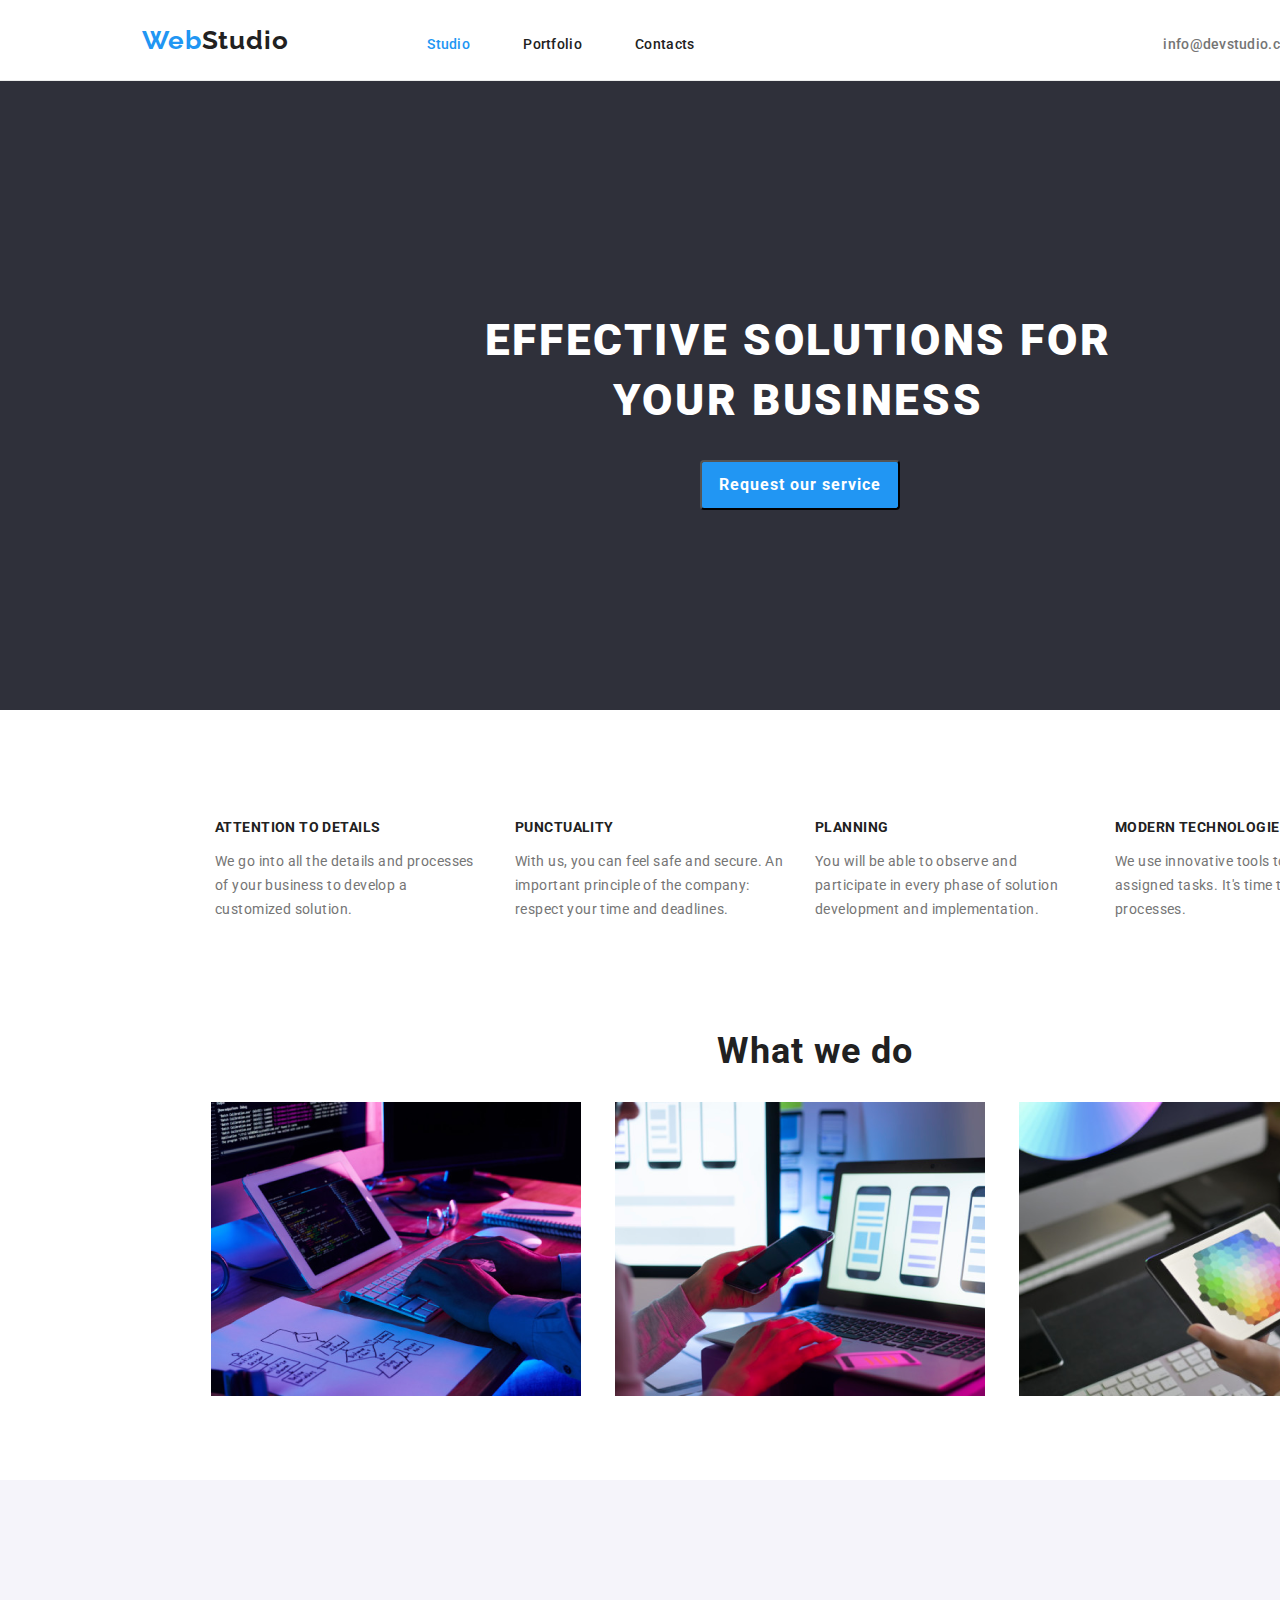
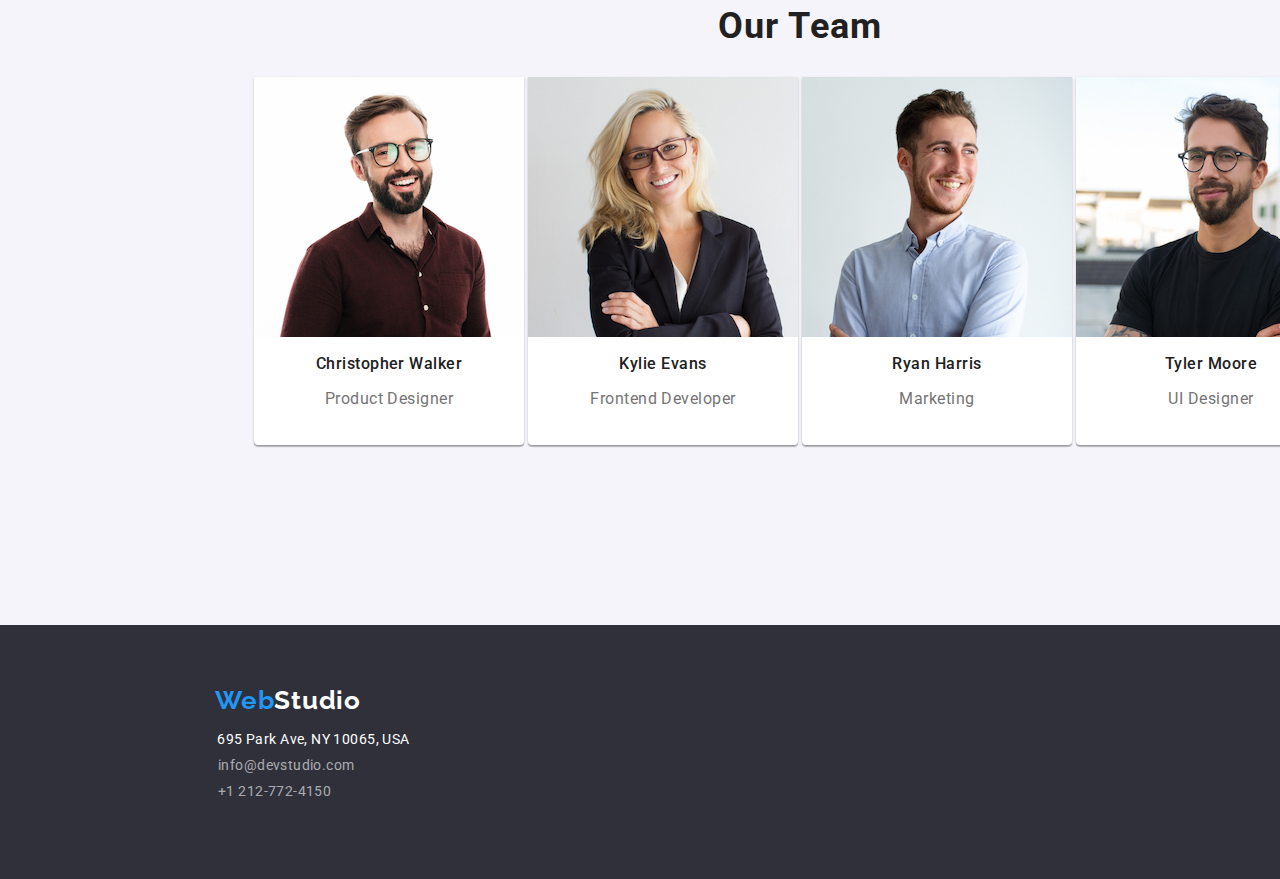
<file: index.html>
<!DOCTYPE html>
<html lang="en">
<head>
    <meta charset="UTF-8">
    <meta name="viewport" content="width=device-width, initial-scale=1.0">
    <title>WebStudio</title>
    <link rel="preconnect" href="https://fonts.googleapis.com">
    <link rel="preconnect" href="https://fonts.gstatic.com" crossorigin>
    <link href="https://fonts.googleapis.com/css2?family=Raleway:wght@700&family=Roboto:wght@400;500;700;900&display=swap" rel="stylesheet">
    <link rel="stylesheet" href="styles.css">
</head>

<body>
    
    <header>
        <!-- Top line section -->    
        <div class="header">
            <a href="index.html" class="inline logo"><span class="blue">Web</span>Studio</a>
            
            <nav class="inline">
                <ul>         
                    <li class="nav-list first-studio">
                        <a href="index.html" class="current">Studio</a>
                    </li>

                    <li class="nav-list">
                        <a href="portfolio.html">Portfolio</a>
                    </li>

                    <li class="nav-list">
                        <a href="#contact" >Contacts</a>
                    </li>
                </ul>
            </nav>    
    
                
            <ul class="inline">
                <li class="inline">
                    <a href="info@devstudio.com" class="link-contact first-address">info@devstudio.com</a>
                </li>

                <li class="inline">
                    <a href="+12127724150" class="link-contact">+1 212-772-4150</a>
                </li>
            </ul>
        </div>
    </header>

    <main>
        <!-- Head section -->
        <div class="container-head-1">
            <h1>EFFECTIVE SOLUTIONS FOR YOUR BUSINESS</h1>
            <button type="button" class="button-first-page">Request our service</button>
        </div>

        <!-- Information section -->
        <div class="container-information-1">
            <div>
                <h3 class="title-info-1">ATTENTION TO DETAILS</h3>
                <p class="text-info-1">We go into all the details and processes of your business to develop a customized solution.</p>
            </div>

            <div>
                <h3 class="title-info-1">PUNCTUALITY</h3>
                <p class="text-info-1">With us, you can feel safe and secure. An important principle of the company: respect your time and deadlines.</p>
            </div>

            <div>
                <h3 class="title-info-1">PLANNING</h3>
                <p class="text-info-1">You will be able to observe and participate in every phase of solution development and implementation.</p>
            </div>

            <div>
                <h3 class="title-info-1">MODERN TECHNOLOGIES</h3>
                <p class="text-info-1">We use innovative tools to solve assigned tasks. It's time to simplify work processes.</p>
            </div>
        </div>

        <!-- What we do section -->
        <div class="container-whatwedo">
            <h2 class="titles">What we do</h2>
            <div class="image-whatwedo">
                <img src="images/Left.png" width="370" alt="Computer">
            </div>
    
            <div class="image-whatwedo">
                <img src="images/Middle.png" width="370" alt="Laptop">
            </div>
    
            <div class="image-whatwedo">
                <img src="images/Right.png" width="370" alt="Tablet">
            </div>
        </div>

         <!-- Our team section -->
        <div class="container-ourteam">
            <h2 class="titles">Our Team</h2>
            <div class="container-image-ourteam">
                <img src="images/Boy1.jpg" width="270" alt="blonde boy with glasses">
                <h2 class="names-1">Christopher Walker</h2>
                <p class="position-1">Product Designer</p>
            </div>
    
            <div class="container-image-ourteam">
                <img src="images/Girl2.jpg" width="270" alt="blonde girl">
                <h2 class="names-1">Kylie Evans</h2>
                <p class="position-1">Frontend Developer</p>
            </div>
    
            <div class="container-image-ourteam">
                <img src="images/Boy3.jpg" width="270" alt="brunette boy">
                <h2 class="names-1">Ryan Harris</h2>
                <p class="position-1">Marketing</p>
            </div>
    
            <div class="container-image-ourteam">
                <img src="images/Boy4.jpg" width="270" alt="brunette boy with glasses">
                <h2 class="names-1">Tyler Moore</h2>
                <p class="position-1">UI Designer</p>
            </div>
        </div>

    </main>

    <footer class="footer">
        <!-- Basement section -->
        <nav class="container-footer">
            <a href="index.html" class="text-logo basement"><span class="logo-footer">Web</span>Studio</a>
            <address>
                <ul class="list-footer">
                    <li>
                        <a href="https://www.google.com/maps/place/695+Park+Ave,+New+York,+NY+10065,+USA/@40.7689034,-73.9676005,17z/data=!3m1!4b1!4m6!3m5!1s0x89c258ebe8836e8f:0xa007c44e7c4aa0eb!8m2!3d40.7688994!4d-73.9650256!16s%2Fg%2F11c250btd8?entry=ttu"   target="_blank"
                            rel="noopener nofollow noreferrer"
                            class="address">
                            695 Park Ave, NY 10065, USA</a>
                    </li>

                    <li class="item">
                        <a href="info@devstudio.com" class="contacts-footer">info@devstudio.com</a>
                    </li>

                    <li class="item">
                        <a href="+12127724150" class="contacts-footer">+1 212-772-4150</a>
                    </li>
                </ul>
            </address> 
        </nav>
    </footer>
    
</body>
</html>
</file>
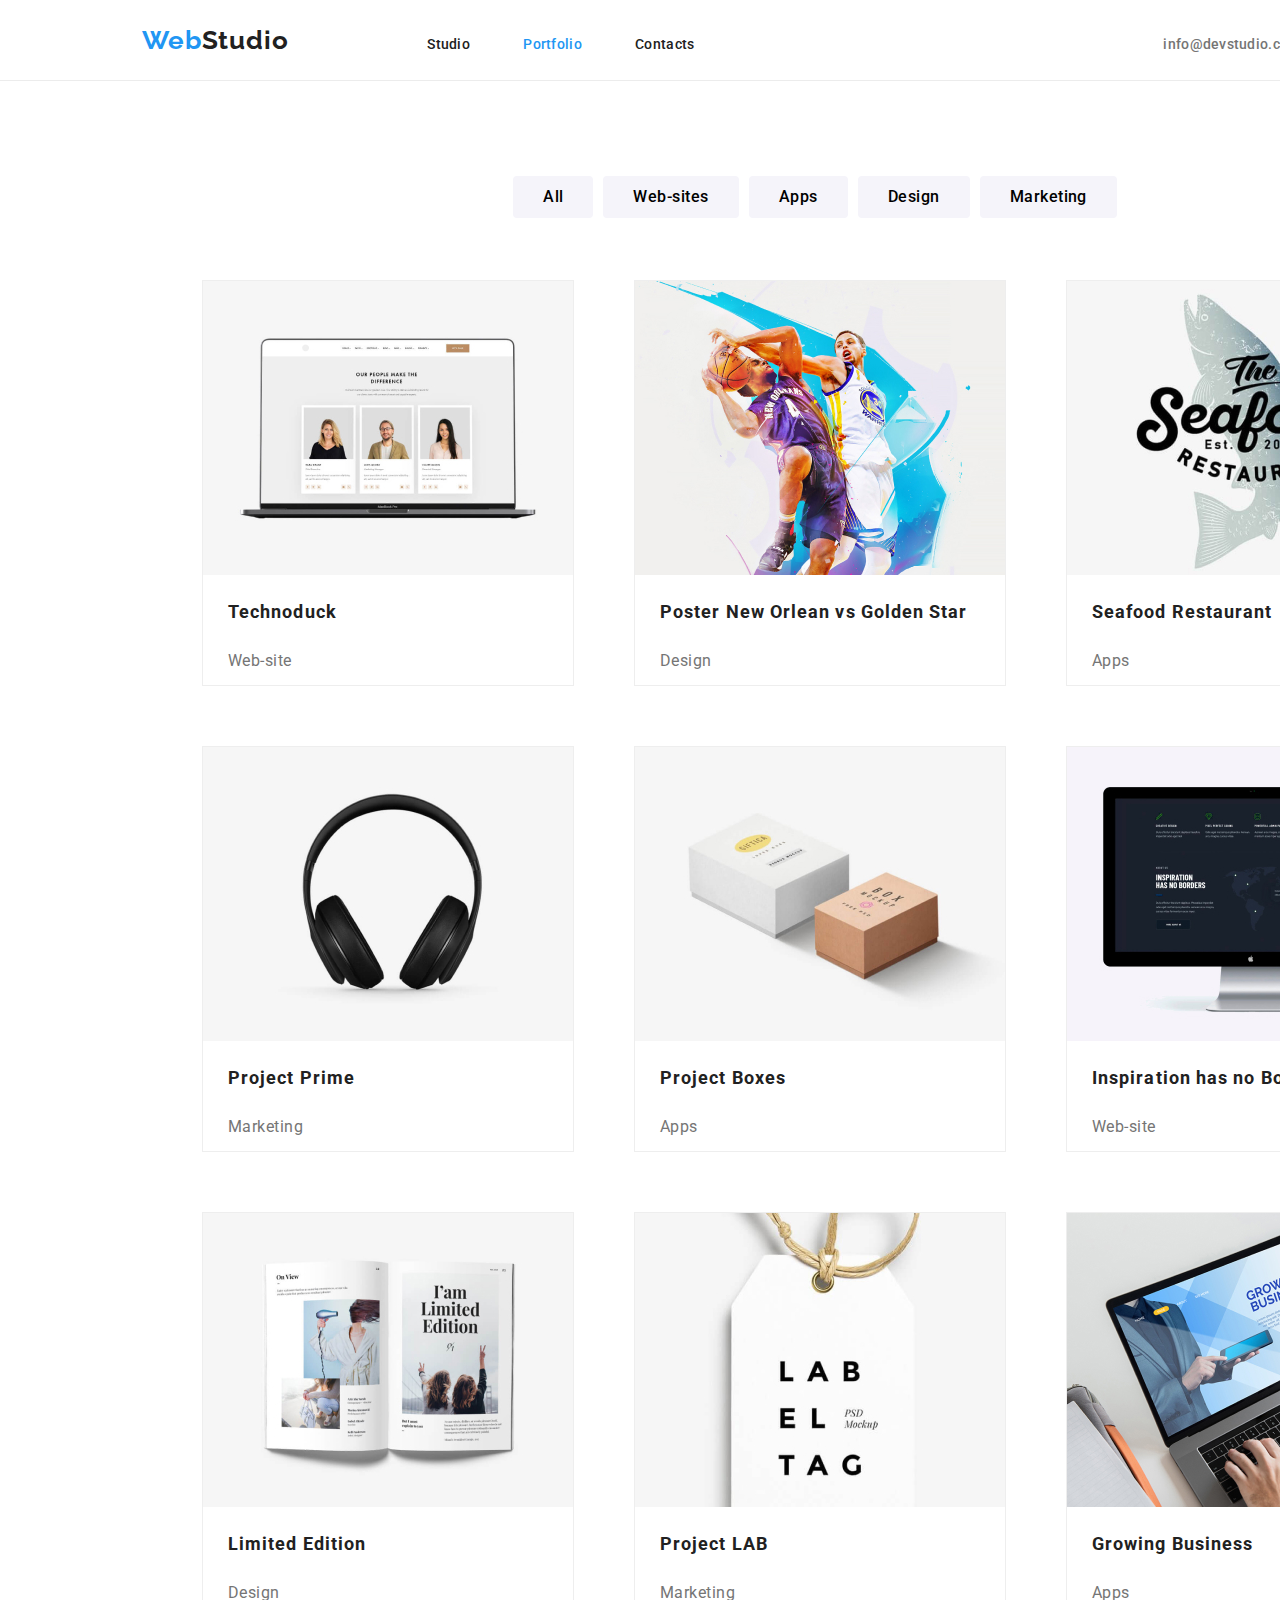
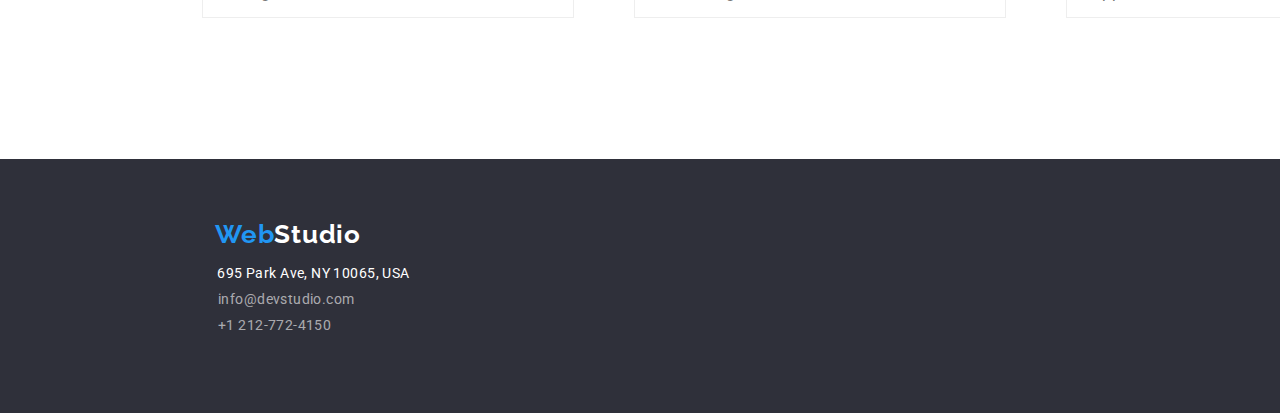
<file: portfolio.html>
<!DOCTYPE html>
<html lang="en">
<head>
    <meta charset="UTF-8">
    <meta name="viewport" content="width=device-width, initial-scale=1.0">
    <title>Portfolio</title>
    <link rel="preconnect" href="https://fonts.googleapis.com">
    <link rel="preconnect" href="https://fonts.gstatic.com" crossorigin>
    <link href="https://fonts.googleapis.com/css2?family=Raleway:wght@700&family=Roboto:wght@400;500;700;900&display=swap" rel="stylesheet">
    <link rel="stylesheet" href="styles.css">
</head>

<body>
    <header>
        <!-- Top line section -->    
        <div class="header">
            <a href="index.html" class="inline logo"><span class="blue">Web</span>Studio</a>
            
            <nav class="inline">
                <ul>         
                    <li class="nav-list first-studio">
                        <a href="index.html">Studio</a>
                    </li>

                    <li class="nav-list">
                        <a href="portfolio.html" class="current" >Portfolio</a>
                    </li>

                    <li class="nav-list">
                        <a href="#contact" >Contacts</a>
                    </li>
                </ul>
            </nav>    
    
                
            <ul class="inline">
                <li class="inline">
                    <a href="info@devstudio.com" class="link-contact first-address">info@devstudio.com</a>
                </li>

                <li class="inline">
                    <a href="+12127724150" class="link-contact">+1 212-772-4150</a>
                </li>
            </ul>
        </div>
    </header>

    <main>
        <!-- Main section -->
        <div class="gallery-projects">
            <!-- Buttons section -->
            <div>
                <ul class="button-list">
                    <li>
                        <button type="button">All</button>
                    </li>

                    <li>
                        <button type="button">Web-sites</button>
                    </li>

                    <li>
                        <button type="button">Apps</button>
                    </li>

                    <li>
                        <button type="button">Design</button>
                    </li>

                    <li>
                        <button type="button">Marketing</button>
                    </li>
                </ul>
            </div>

            <!-- Photos section -->
            <div>
                <ul class="projects-section">
                    <li>
                        <img src="images/project-1.jpg" alt="Laptop" width="370">
                        <h2 class="project-title">Technoduck</h2> 
                        <p class="project-description">Web-site</p>
                    </li>

                    <li>
                        <img src="images/project-2.jpg" alt="Boys playing bascket" width="370">
                        <h2 class="project-title">Poster New Orlean vs Golden Star</h2>
                        <p class="project-description">Design</p>
                    </li>

                    <li>
                        <img src="images/project-3.jpg" alt="Seafood logo" width="370">
                        <h2 class="project-title">Seafood Restaurant </h2>
                        <p class="project-description">Apps</p>
                    </li>

                    <li>
                        <img src="images/project-4.jpg" alt="Headset" width="370">
                        <h2 class="project-title">Project Prime</h2>
                        <p class="project-description">Marketing</p>
                    </li>

                    <li>
                        <img src="images/project-5.jpg" alt="Boxes" width="370">
                        <h2 class="project-title">Project Boxes</h2>
                        <p class="project-description">Apps</p>
                    </li>

                    <li>
                        <img src="images/project-6.jpg" alt="Monitor" width="370">
                        <h2 class="project-title">Inspiration has no Borders</h2>
                        <p class="project-description">Web-site</p>
                    </li>

                    <li>
                        <img src="images/project-7.jpg" alt="Book" width="370">
                        <h2 class="project-title">Limited Edition</h2>
                        <p class="project-description">Design</p>
                    </li>

                    <li>
                        <img src="images/project-8.jpg" alt="Talisman" width="370">
                        <h2 class="project-title">Project LAB</h2>
                        <p class="project-description">Marketing</p>
                    </li>

                    <li>
                        <img src="images/project-9.jpg" alt="Laptop" width="370">
                        <h2 class="project-title">Growing Business</h2>
                        <p class="project-description">Apps</p>
                    </li>
                </ul>    
            </div>
        </div>
    </main>

    <footer class="footer">
        <!-- Basement section -->
        <nav class="container-footer">
            <a href="index.html" class="text-logo basement"><span class="logo-footer">Web</span>Studio</a>
            <address>
                <ul class="list-footer">
                    <li>
                        <a href="https://www.google.com/maps/place/695+Park+Ave,+New+York,+NY+10065,+USA/@40.7689034,-73.9676005,17z/data=!3m1!4b1!4m6!3m5!1s0x89c258ebe8836e8f:0xa007c44e7c4aa0eb!8m2!3d40.7688994!4d-73.9650256!16s%2Fg%2F11c250btd8?entry=ttu"   target="_blank"
                            rel="noopener nofollow noreferrer"
                            class="address">
                            695 Park Ave, NY 10065, USA</a>
                    </li>

                    <li class="item">
                        <a href="info@devstudio.com" class="contacts-footer">info@devstudio.com</a>
                    </li>

                    <li class="item">
                        <a href="+12127724150" class="contacts-footer">+1 212-772-4150</a>
                    </li>
                </ul>
            </address> 
        </nav>
    </footer>
    
</body>
</html>
</file>
<file: styles.css>
:root {
    --main-color: #212121;
    --accent-color: #2196f3;
    --title-color: #ffffff;
    --background: #2f303a;
    --team-color: #F5F4FA;
    --text-color: #757575;
}


.header{
    width: 1600px;
    height: 80px;
    flex-shrink: 0;
    border-bottom: 1px solid #ececec;

    background-color: var(--title-color);
}

body {
    font-family: 'Roboto', sans-serif;
    text-align: center;
    margin: auto;
    color: var(--main-color);
    display: flex;
    width: 1600px;
    flex-direction: column;
    justify-content: center;
    align-items: center;
    
}


/* Header section */

.blue {
    color: var(--accent-color);
}

.logo{
    font-size: 26px;
    font-family: Raleway;
    font-style: normal;
    font-weight: 700;
    line-height: normal;
    letter-spacing: 0.78px;
    padding-top: 25px;
}

a {
    color: var(--main-color);
    font-size: 14px;
    font-family: Roboto;
    font-style: normal;
    font-weight: 500;
    line-height: normal;
    letter-spacing: 0.28px;

    text-decoration: none;
}  

.inline{
    display: inline-block;
}

.nav-list {
    color: var(--main-color);
    font-size: 14px;
    font-family: Roboto;
    font-style: normal;
    font-weight: 500;
    line-height: normal;
    letter-spacing: 0.28px;
    display: inline;
    margin-right: 50px;

}

.first-studio{
    margin-left: 95px;
}

.first-address{
    margin-left: 375px;
    margin-right: 40px;
}

.current {
    color: var(--accent-color);
}

.link-contact {
    color: var(--text-color);
    font-size: 14px;
    font-family: Roboto;
    font-style: normal;
    font-weight: 500;
    line-height: normal;
    letter-spacing: 0.28px;

  }
  
.link-contact:hover,
.link-contact:focus {
    color: var(--accent-color);
}

ul{
    list-style: none;
}

.link-contact {
    color: var(--text-color);
    font-size: 14px;
    font-family: Roboto;
    font-style: normal;
    font-weight: 500;
    line-height: normal;
    letter-spacing: 0.28px;
}

/* Studio-main page */
/* Head section */

.container-head-1{
    width: 1600px;
    max-height: 600px;
    flex-shrink: 0;
    padding-top: 200px;
    padding-bottom: 200px;
    background-color: var(--background);

}

.container-head-1 > h1{
    display: flex;
    width: 696px;
    flex-direction: column;
    flex-shrink: 0;

    color: var(--title-color);

    margin-left: 450px;
    margin-bottom:30px;
    
    text-align: center;
    font-size: 44px;
    font-family: Roboto;
    font-style: normal;
    font-weight: 900;
    line-height: 60px;
    letter-spacing: 2.64px;
    text-transform: uppercase;
}

.button-first-page{
    color: var(--title-color);
    text-align: center;
    font-size: 16px;
    font-family: Roboto;
    font-style: normal;
    font-weight: 700;
    line-height: 30px;
    letter-spacing: 0.96px;


    width: 200px;
    height: 50px;
    flex-shrink: 0;
    border-radius: 4px;
    background: var(--accent-color);
}

/* Information section */

.container-information-1{
    width: 1170px;
    height: 100px;
    flex-shrink: 0;
    padding-top: 95px;
    padding-bottom: 95px;

    display:inline-flex
}

.text-info-1{
    color: var(--text-color);
    font-size: 14px;
    font-family: Roboto;
    font-style: normal;
    font-weight: 400;
    line-height: 24px;
    letter-spacing: 0.42px;

    display: flex;
    width: 270px;
    height: 75px;
    flex-direction: column;
    flex-shrink: 0;

    text-align:left;
    margin-right: 30px;
}

.title-info-1{
    color: var(--main-color);
    font-size: 14px;
    font-family: Roboto;
    font-style: normal;
    font-weight: 700;
    line-height: normal;
    letter-spacing: 0.42px;
    text-transform: uppercase;

    display: flex;
    width: 270px;
    flex-direction: column;
    flex-shrink: 0;

    text-align:left

}

/* What we do section */

.container-whatwedo{
    width: 1500px;
    height: 385px;
    flex-shrink: 0;
    display:inline-block;

    padding-left: 30px;
    margin-bottom: 95px;
}

.titles{
    color:var(--main-color);
    text-align: center;
    font-size: 36px;
    font-family: Roboto;
    font-style: normal;
    font-weight: 700;
    line-height: normal;
    letter-spacing: 1.08px;
}

.image-whatwedo{
    width: 370px;
    height: 294px;
    flex-shrink: 0;

    display: inline-block;
    margin-right: 30px;
}

/* Our Team section */

.container-ourteam{
    width: 1600px;
    height: 650px;
    flex-shrink: 0;

    display: inline-block;
    background: var(--team-color);
    padding-top: 95px;
}

.container-image-ourteam{
    width: 270px;
    height: 368px;
    flex-shrink: 0;

    border-radius: 0px 0px 4px 4px;
    background: var(--title-color);

    /* material shadow v1 */
    box-shadow: 0px 2px 1px 0px rgba(0, 0, 0, 0.20), 0px 1px 1px 0px rgba(0, 0, 0, 0.14), 0px 1px 3px 0px rgba(0, 0, 0, 0.12);

    display: inline-block;
}

.names-1{
    color: var(--main-color);
    text-align: center;
    font-size: 16px;
    font-family: Roboto;
    font-style: normal;
    font-weight: 500;
    line-height: normal;
    letter-spacing: 0.48px;
}

.position-1{
    color: var(--text-color);
    text-align: center;
    font-size: 16px;
    font-family: Roboto;
    font-style: normal;
    font-weight: 400;
    line-height: normal;
    letter-spacing: 0.48px;
}

/* Portfolio page */
/* Main section */

.button-list {
    display: flex;
    justify-content: center;

    margin-top: 95px;
}

.button-list li {
    margin-right: 10px;
}

.button-list button {
    font-family: Roboto;
    font-weight: 500;
    font-size: 16px;
    line-height: 1.6;
    text-align: center;
    letter-spacing: 0.03em;
    padding-left: 30px;
    padding-right: 30px;
  
    box-sizing: content-box;
    height: 40px;
    background-color: var(--team-color);
    border-radius: 4px;
    border: var(--team-color);
}


.button-list button:hover,
.button-list button:focus {
    background-color: var(--accent-color);
    color: var(--title-color);
    filter: drop-shadow(0px 4px 4px rgba(0, 0, 0, 0.25));
}

.gallery-projects {
    display: flex;
    width: 1600px;
    flex-direction: column;
    justify-content: center;
    align-items: center;
    margin-bottom: 95px;
}

.projects-section{
    display: flex;
    flex-wrap: wrap;
    justify-content: center;
}

.projects-section li{
    width: 370px;
    height: 404px;
    flex-shrink: 0;
    margin: 30px;
  
    border: 1px solid #EEE;
    background: #FFF;
}


.project-title {
    display: flex;
    width: 322px;
    flex-shrink: 0;
    margin-left: 25px;

    color: var(--main-color);
    font-size: 18px;
    font-family: Roboto;
    font-style: normal;
    font-weight: 700;
    line-height: 36px;
    letter-spacing: 1.08px;
}

.project-description {
    display: flex;
    width: 322px;
    flex-shrink: 0;
    margin-left: 25px;
    margin-bottom: 20px;

    color: var(--text-color);
    font-size: 16px;
    font-family: Roboto;
    font-style: normal;
    font-weight: 400;
    line-height: 30px;
    letter-spacing: 0.48px;
}

.address-contact {
    display: flex;
    width: 231px;
    flex-direction: column;

    color: var(--text-color);
    font-size: 14px;
    font-family: Roboto;
    font-style: normal;
    font-weight: 400;
    line-height: normal;
    letter-spacing: 0.42px;
}

/* Footer section */

.footer {
    background: var(--background);
    padding-top: 60px;
    padding-bottom: 60px;
}

.container-footer{
    max-width: 1600px;
    max-height: 251px;
    flex-shrink: 0;
}

.address{
    color: #FFF;
    font-size: 14px;
    font-family: Roboto;
    font-style: normal;
    font-weight: 400;
    line-height: normal;
    letter-spacing: 0.42px;

    display: flex;
    width: 207px;
    height: 16px;
    flex-direction: column;
    flex-shrink: 0;

    margin-bottom: 10px;
}


.address:focus,
.address:hover{
    color: var(--accent-color);
}

.list-footer{
    width: 231px;
    height: 72px;
    flex-shrink: 0;

    margin-left: 170px;
    
}

.contacts-footer{
    color: rgba(255, 255, 255, 0.60);
    font-size: 14px;
    font-family: Roboto;
    font-style: normal;
    font-weight: 400;
    line-height: 16px;
    letter-spacing: 0.42px;

}

.item{
    margin-bottom: 10px;
    display: flex;
    margin-left: 8px;
}



.logo-footer{
    color: var(--accent-color);
    font-size: 26px;
    font-family: Raleway;
    font-style: normal;
    font-weight: 700;
    line-height: normal;
    letter-spacing: 0.78px;
}


.text-logo{
    color: var(--title-color);
    font-size: 26px;
    font-family: Raleway;
    font-style: normal;
    font-weight: 700;
    line-height: normal;
    letter-spacing: 0.78px;
}

.basement{
    margin-right: 1250px;
    margin-left: 215px;
}
</file>
